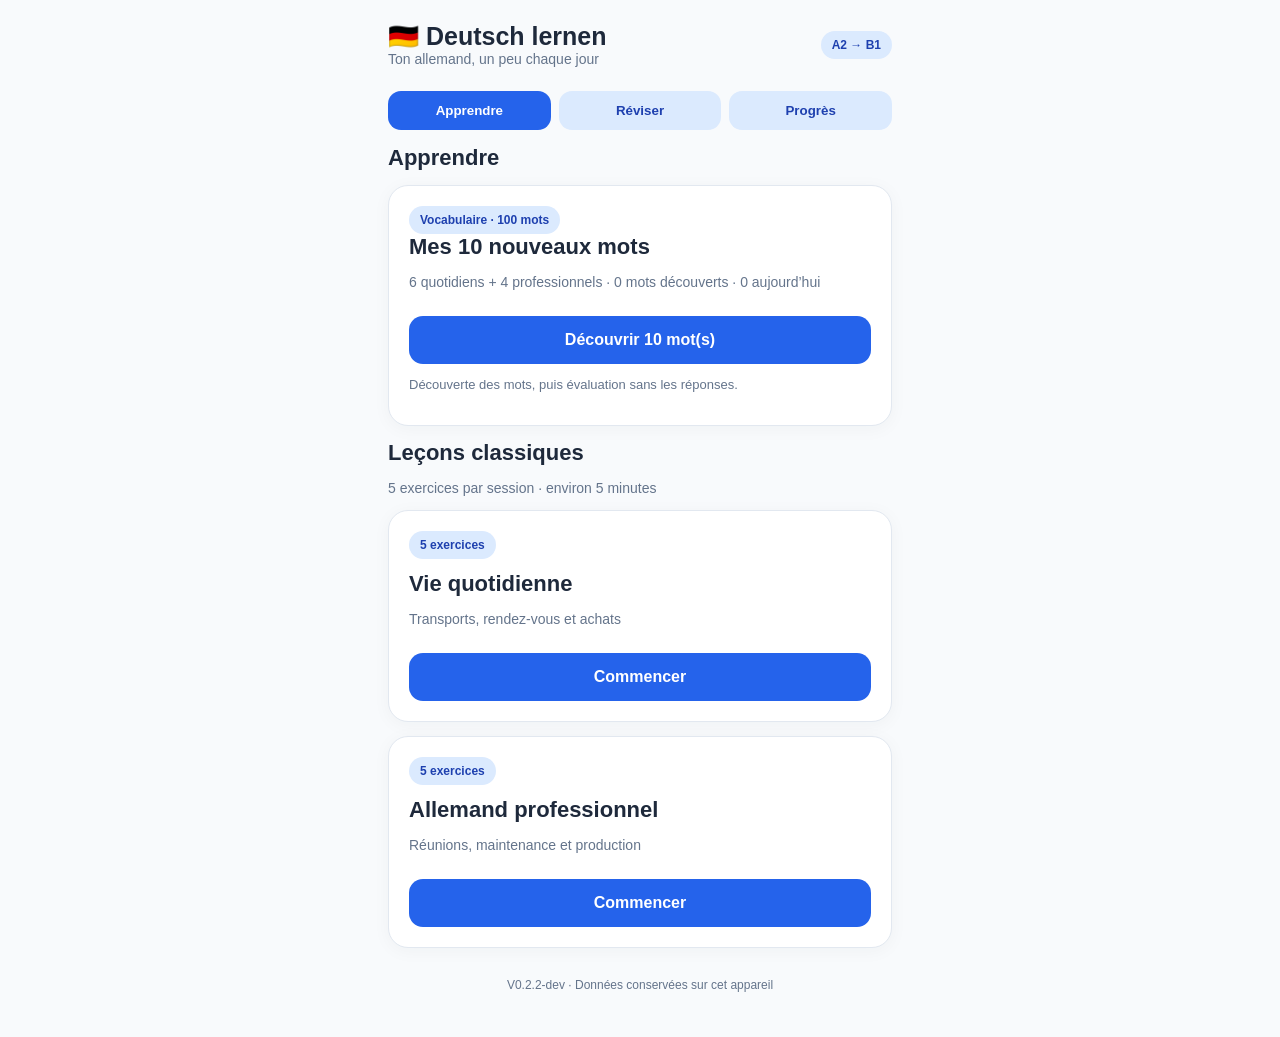
<file: index.html>
<!doctype html><html lang="fr"><head><meta charset="utf-8"><meta name="viewport" content="width=device-width,initial-scale=1,viewport-fit=cover"><meta name="theme-color" content="#155e49"><meta name="apple-mobile-web-app-capable" content="yes"><meta name="apple-mobile-web-app-status-bar-style" content="default"><link rel="manifest" href="manifest.webmanifest"><link rel="apple-touch-icon" href="icon.png"><title>Deutsch lernen</title><link rel="stylesheet" href="./style.css?v=022-blue"></head><body><main class="app"><header><div><h1>🇩🇪 Deutsch lernen</h1><div class="muted">Ton allemand, un peu chaque jour</div></div><span class="tag">A2 → B1</span></header><nav class="tabs"><button class="tab active" data-tab="learn">Apprendre</button><button class="tab" data-tab="review">Réviser</button><button class="tab" data-tab="progress">Progrès</button></nav><section id="screen"></section><footer>V0.2.2-dev · Données conservées sur cet appareil</footer></main><script src="./h5p-player.js?v=001" defer></script><script src="./app.js?v=023-3" defer></script>
</file>
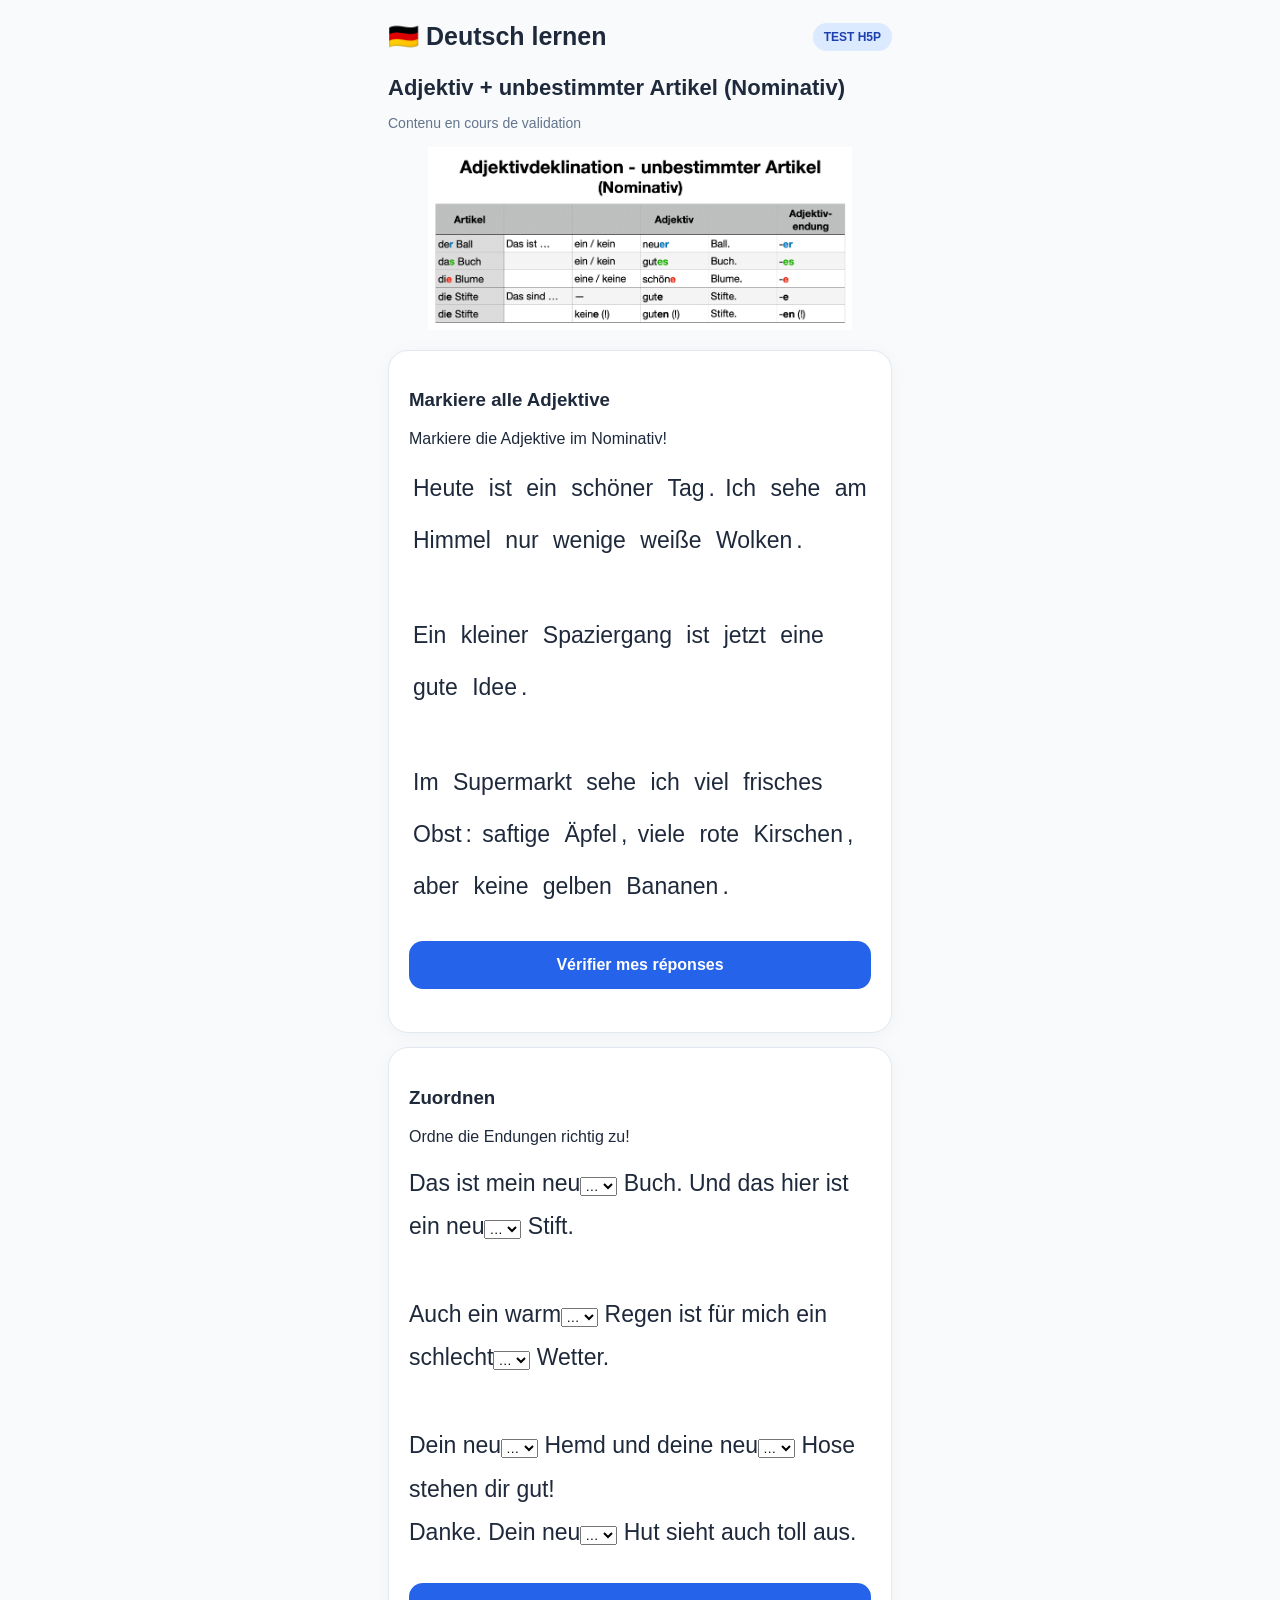
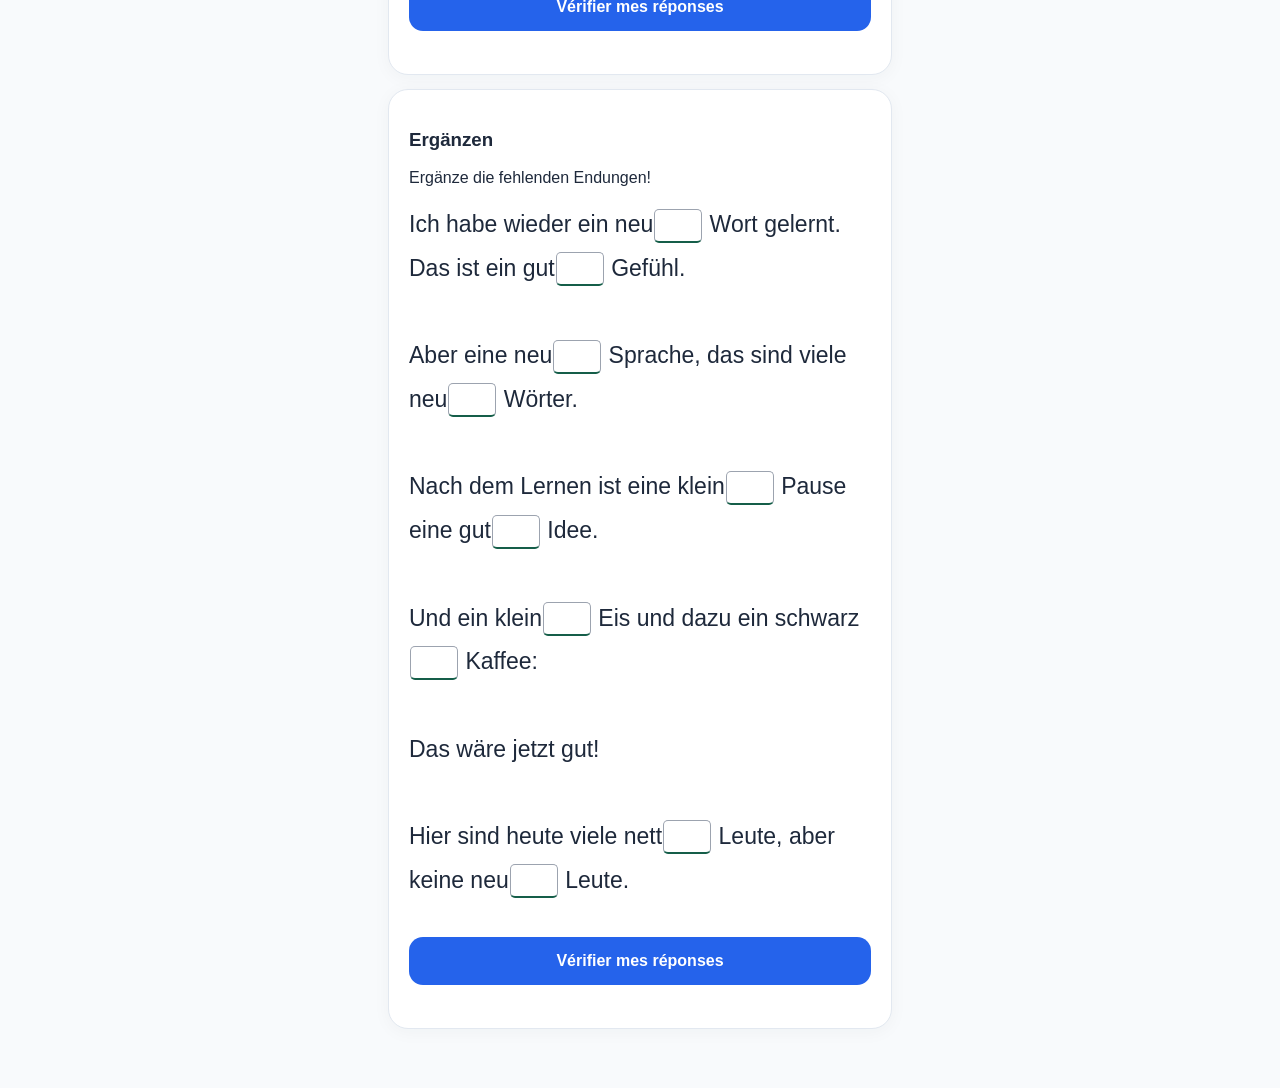
<file: h5p-test.html>
<!doctype html>
<html lang="fr">
<head>
  <meta charset="utf-8">
  <meta name="viewport"
        content="width=device-width,initial-scale=1">

  <title>Test H5P — Deutsch lernen</title>
  <link rel="stylesheet" href="./style.css">
</head>

<body>
  <main class="app">
    <header>
      <h1>🇩🇪 Deutsch lernen</h1>
      <span class="tag">TEST H5P</span>
    </header>

    <section id="h5p-screen">
      <p>Chargement de la leçon…</p>
    </section>
  </main>

  <script src="./h5p-player.js"></script>
  <script>
    H5PPlayer.show(
      'zum-31238',
      document.getElementById('h5p-screen')
    ).catch(error => {
      console.error(error);
      document.getElementById('h5p-screen').textContent =
        'Erreur : ' + error.message;
    });
  </script>
</body>
</html>
</file>
<file: style.css>
:root {
  font-family: -apple-system, BlinkMacSystemFont, 'Segoe UI', sans-serif;
  color: #1e293b;
  background: #f8fafc;
}

* {
  box-sizing: border-box;
}

body {
  margin: 0;
}

.app {
  max-width: 540px;
  margin: auto;
  padding: 22px 18px 45px;
}

header {
  display: flex;
  align-items: center;
  justify-content: space-between;
  margin-bottom: 24px;
}

h1 {
  font-size: 25px;
  margin: 0;
  color: #1e293b;
}

h2 {
  font-size: 22px;
  margin: 0 0 12px;
}

.muted {
  color: #64748b;
  font-size: 14px;
}

.card {
  background: #ffffff;
  border: 1px solid #e2e8f0;
  border-radius: 20px;
  padding: 20px;
  margin: 14px 0;
  box-shadow: 0 3px 18px #1e293b0a;
}

.tabs {
  display: flex;
  gap: 8px;
  margin-bottom: 15px;
}

.tab {
  flex: 1;
  padding: 12px 5px;
  border: 0;
  border-radius: 13px;
  background: #dbeafe;
  color: #1e40af;
  font-weight: 700;
}

.tab.active,
.primary {
  background: #2563eb;
  color: #ffffff;
}

.primary {
  border: 0;
  border-radius: 14px;
  padding: 15px 18px;
  font-weight: 700;
  font-size: 16px;
  width: 100%;
  margin-top: 12px;
}

.secondary {
  border: 1px solid #93c5fd;
  background: #ffffff;
  color: #1d4ed8;
  border-radius: 12px;
  padding: 11px 14px;
  font-weight: 650;
}

.option {
  display: block;
  width: 100%;
  text-align: left;
  border: 2px solid #e2e8f0;
  background: #ffffff;
  padding: 15px;
  border-radius: 13px;
  margin: 9px 0;
  font-size: 16px;
  color: #1e293b;
}

.option.selected {
  border-color: #2563eb;
  background: #eff6ff;
}

.option:disabled {
  opacity: .8;
}

.tag {
  display: inline-block;
  background: #dbeafe;
  border-radius: 30px;
  padding: 7px 11px;
  color: #1e40af;
  font-size: 12px;
  font-weight: 700;
}

.sentence {
  font-size: 23px;
  font-weight: 750;
  line-height: 1.35;
  margin: 16px 0;
}

.feedback {
  padding: 14px;
  border-radius: 12px;
  background: #e8f5eb;
  margin-top: 15px;
  line-height: 1.5;
}

.feedback.bad {
  background: #fff0e6;
}

button {
  cursor: pointer;
}

button:disabled {
  cursor: default;
  opacity: .5;
}

.progress {
  height: 9px;
  background: #dbeafe;
  border-radius: 10px;
  overflow: hidden;
  margin: 14px 0;
}

.fill {
  height: 100%;
  background: #3b82f6;
  transition: width .2s;
}

.stat {
  font-size: 30px;
  font-weight: 800;
}

.small {
  font-size: 13px;
}

.hidden {
  display: none;
}

input[type=text] {
  width: 100%;
  font-size: 17px;
  padding: 14px;
  border: 2px solid #cbd5e1;
  border-radius: 12px;
  background: #ffffff;
  color: #1e293b;
}

input[type=text]:focus {
  outline: none;
  border-color: #2563eb;
  box-shadow: 0 0 0 3px #dbeafe;
}

footer {
  font-size: 12px;
  color: #64748b;
  margin-top: 30px;
  text-align: center;
}

/* H5P — sélection de mots dans un texte */

.h5p-word {
  display: inline;
  width: auto;
  min-width: 0;
  margin: 0;
  padding: 3px 4px;
  border: 0;
  border-bottom: 2px solid transparent;
  border-radius: 4px;
  background: transparent;
  color: inherit;
  font: inherit;
  line-height: inherit;
  vertical-align: baseline;
  cursor: pointer;
}

.h5p-word[aria-pressed="true"] {
  background: rgba(21, 94, 73, 0.15);
  border-bottom-color: #155e49;
}

.h5p-word:focus-visible {
  outline: 2px solid #155e49;
  outline-offset: 2px;
}

.h5p-word:disabled {
  opacity: 1;
  cursor: default;
}

/* H5P — terminaisons à compléter */

input.h5p-blank-input {
  display: inline-block;
  box-sizing: border-box;
  width: 48px;
  min-width: 0;
  max-width: 48px;
  height: 34px;
  margin: 2px 1px;
  padding: 3px 5px;
  border: 1px solid #9ca3af;
  border-bottom: 2px solid #155e49;
  border-radius: 5px;
  background: #fff;
  color: #1f2937;
  font: inherit;
  text-align: center;
  vertical-align: baseline;
}

input.h5p-blank-input:focus {
  outline: 2px solid #155e49;
  outline-offset: 1px;
}

input.h5p-blank-input:disabled {
  opacity: 1;
  background: #f3f4f6;
}

/* H5P — typographie plus douce */

.sentence {
  font-weight: 400;
  line-height: 1.9;
}

.h5p-word {
  font-weight: 400;
}

.h5p-blank-input,
.h5p-blank-choice {
  font-weight: 400;
}
</file>
